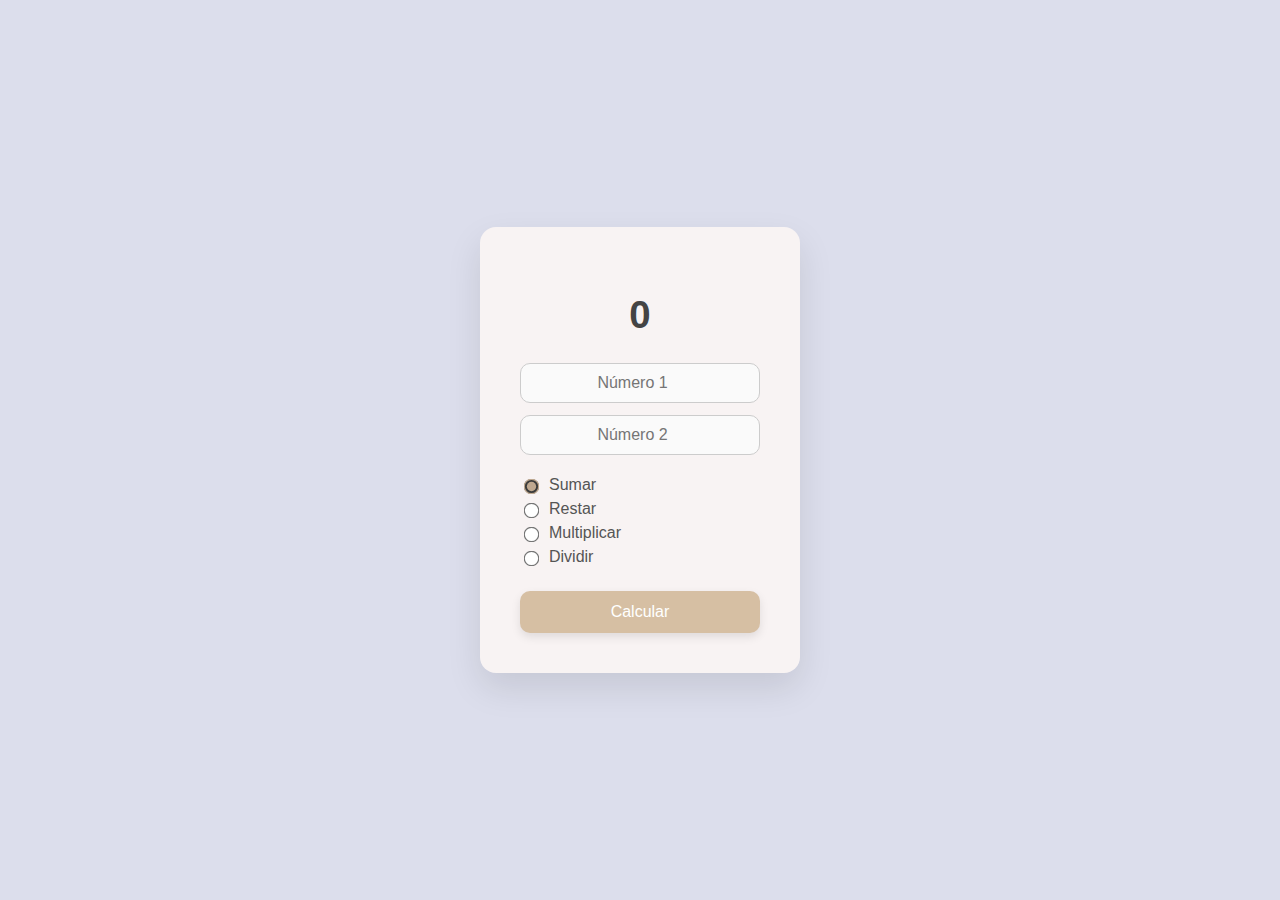
<file: calculadora/index.html>
<!DOCTYPE html>
<html lang="es">
<head>
    <meta charset="UTF-8" />
    <meta name="viewport" content="width=device-width, initial-scale=1" />
    <title>Calculadora con eventos y estilo</title>
    <link rel="stylesheet" href="style.css" />
   

</head>
<body>
    <div class="calculadora">
        <h1 id="resultado">0</h1>

        <input type="number" id="num1" placeholder="Número 1" />
        <input type="number" id="num2" placeholder="Número 2" />

        <!-- Grupo de radio buttons -->
        <div class="radios">
            <label><input type="radio" name="operacion" value="sumar" checked /> Sumar</label>
            <label><input type="radio" name="operacion" value="restar" /> Restar</label>
            <label><input type="radio" name="operacion" value="multiplicar" /> Multiplicar</label>
            <label><input type="radio" name="operacion" value="dividir" /> Dividir</label>
        </div>

        <!-- Botón único para calcular -->
        <button id="calcular">Calcular</button>
    </div>

    <script src="script.js"></script>
</body>



</html>
</file>
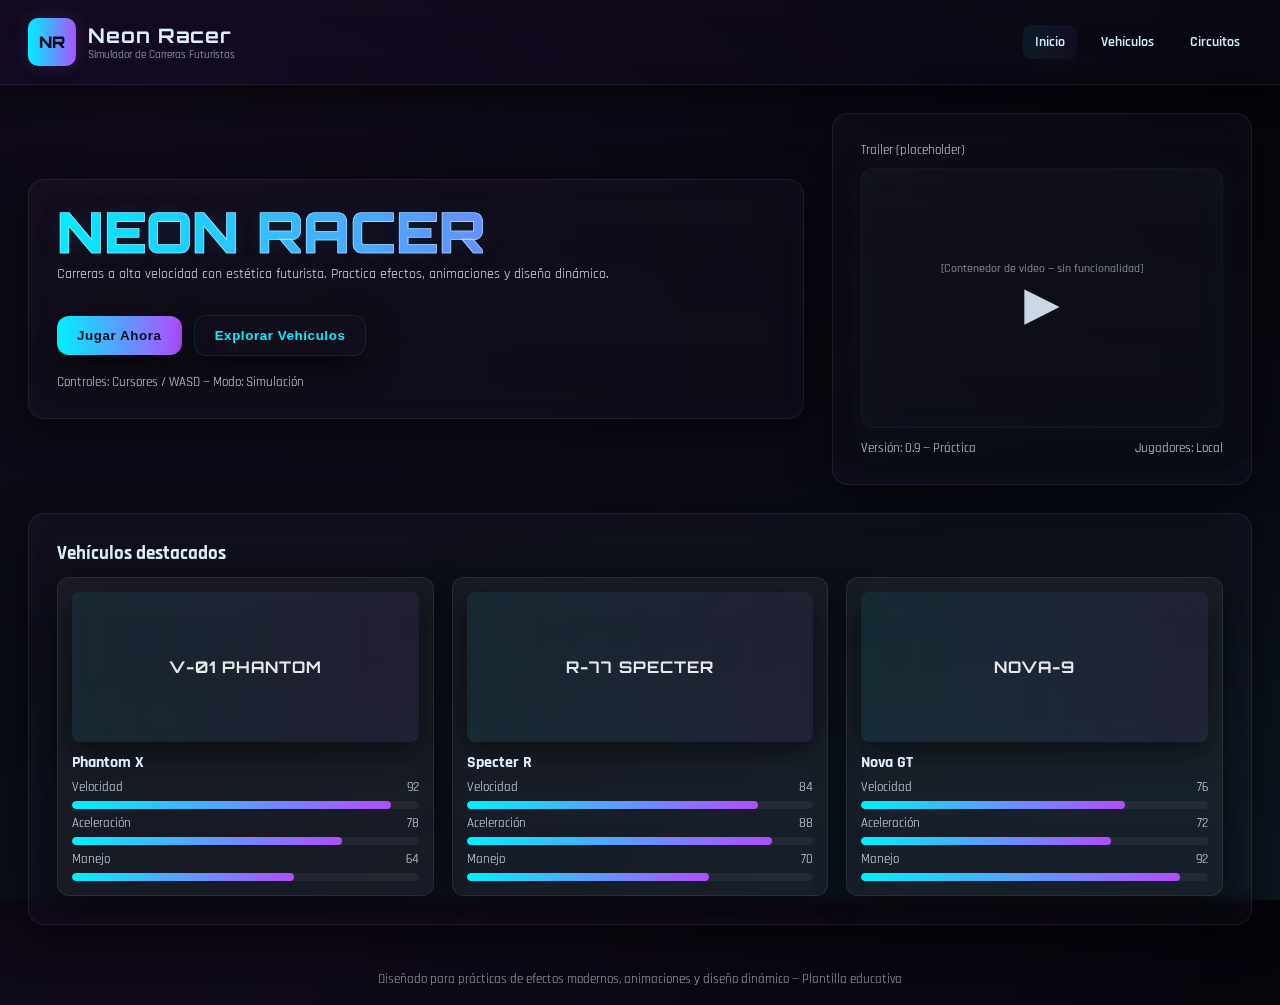
<file: carros.1/index.html>
<!doctype html>
<html lang="es">
<head>
  <meta charset="utf-8" />
  <meta name="viewport" content="width=device-width,initial-scale=1" />
  <title>Neon Racer — Simulador de Carreras Futuristas</title>
  <link href="https://fonts.googleapis.com/css2?family=Orbitron:wght@400;700;900&family=Rajdhani:wght@300;400;600&display=swap" rel="stylesheet">
  <style>
    :root{
      --bg-1: #05040a;
      --bg-2: #0b0f1a;
      --neon-cyan: #00f0ff;
      --neon-purple: #b24cff;
      --neon-red: #ff355e;
      --glass: rgba(255,255,255,0.06);
      --card: rgba(255,255,255,0.03);
      --glass-border: rgba(255,255,255,0.08);
      --accent-grad: linear-gradient(90deg,var(--neon-cyan),var(--neon-purple));
    }

    /* Reset básico */
    *{box-sizing:border-box;margin:0;padding:0}
    html,body{height:100%}
    body{
      font-family: 'Rajdhani', system-ui, -apple-system, 'Segoe UI', Roboto, 'Helvetica Neue', Arial;
      background: radial-gradient(1200px 600px at 10% 10%, rgba(178,76,255,0.06), transparent),
                  radial-gradient(900px 400px at 90% 90%, rgba(0,240,255,0.03), transparent),
                  linear-gradient(180deg,var(--bg-1),var(--bg-2));
      color: #dfefff;
      -webkit-font-smoothing:antialiased;
      -moz-osx-font-smoothing:grayscale;
      overflow-y:auto;
      min-height:100vh;
      display:flex;flex-direction:column;
    }

    /* movimiento sutil del fondo */
    @keyframes floatBG{
      0%{background-position:0% 0%,100% 100%, 50% 0%}
      50%{background-position:10% 5%,90% 95%, 50% 2%}
      100%{background-position:0% 0%,100% 100%, 50% 0%}
    }
    body{animation: floatBG 18s ease-in-out infinite}

    header{
      display:flex;align-items:center;justify-content:space-between;padding:18px 28px;gap:18px;
      backdrop-filter: blur(6px) saturate(140%);
      background: linear-gradient(180deg, rgba(255,255,255,0.02), rgba(255,255,255,0.01));
      border-bottom:1px solid var(--glass-border);
      box-shadow: 0 6px 30px rgba(0,0,0,0.6);
    }

    .logo{
      display:flex;align-items:center;gap:12px;
    }
    .logo .mark{
      width:48px;height:48px;border-radius:10px;background:var(--accent-grad);padding:8px;display:grid;place-items:center;
      box-shadow: 0 0 18px rgba(178,76,255,0.18), 0 0 36px rgba(0,240,255,0.09) inset;
      font-family: 'Orbitron', sans-serif;font-weight:900;color:#071018;
    }
    .logo h1{font-family:'Orbitron',sans-serif;font-size:20px;letter-spacing:1px}

    nav{display:flex;gap:12px;align-items:center}
    nav a{
      color: #cfefff;font-weight:600;padding:8px 12px;border-radius:8px;text-decoration:none;font-size:14px;
    }
    nav a.active{background: linear-gradient(90deg, rgba(0,240,255,0.08), rgba(178,76,255,0.06));box-shadow: 0 6px 20px rgba(0,240,255,0.03);}

    main{padding:28px;flex:1}

    /* Página principal */
    .hero{
      display:grid;grid-template-columns:1fr 420px;gap:28px;align-items:center;margin-bottom:28px;
    }

    .hero-card{
      background: linear-gradient(180deg, rgba(255,255,255,0.02), rgba(255,255,255,0.01));
      border-radius:16px;padding:28px;border:1px solid var(--glass-border);backdrop-filter: blur(6px);
      box-shadow: 0 10px 40px rgba(0,0,0,0.6), 0 0 30px rgba(178,76,255,0.04) inset;
    }

    .title{
      font-family:'Orbitron', sans-serif;font-weight:900;font-size:56px;line-height:0.85;margin-bottom:10px;color:transparent;
      -webkit-text-stroke:0.6px rgba(200,240,255,0.9);
      background-clip:text;-webkit-background-clip:text;background-image: linear-gradient(90deg,var(--neon-cyan),var(--neon-purple));
      text-shadow: 0 0 18px rgba(0,240,255,0.08), 0 0 40px rgba(178,76,255,0.06);
    }
    .subtitle{font-size:14px;opacity:0.9;margin-bottom:18px}

    .video-placeholder{
      height:260px;border-radius:12px;background:linear-gradient(180deg, rgba(255,255,255,0.02), rgba(255,255,255,0.01));
      display:grid;place-items:center;border:1px solid rgba(255,255,255,0.04);
      box-shadow: 0 8px 30px rgba(11,15,26,0.6), 0 0 30px rgba(0,240,255,0.04) inset;
      position:relative;overflow:hidden;
    }
    .video-placeholder .play-icon{font-size:46px;opacity:0.9}
    .play-btn{
      margin-top:14px;padding:12px 20px;border-radius:12px;font-weight:700;letter-spacing:0.6px;background:var(--accent-grad);border:none;color:#041018;cursor:pointer;box-shadow:0 10px 30px rgba(0,0,0,0.6);
    }

    /* Glass cards grid (vehicles) */
    .grid{
      display:grid;grid-template-columns:repeat(3,1fr);gap:18px;
    }
    .card{
      background:var(--card);padding:14px;border-radius:12px;border:1px solid var(--glass-border);backdrop-filter: blur(6px);
      box-shadow: 0 6px 30px rgba(0,0,0,0.6);
      transition:transform .22s ease,box-shadow .22s ease;
      overflow:hidden;position:relative;
    }
    .card:hover{transform:translateY(-6px);box-shadow: 0 14px 40px rgba(0,0,0,0.8), 0 0 60px rgba(178,76,255,0.06)}

    .vehicle-image{
      height:150px;border-radius:8px;background:linear-gradient(90deg, rgba(0,240,255,0.06), rgba(178,76,255,0.06));display:flex;align-items:center;justify-content:center;font-weight:700;font-family:'Orbitron';
      color:rgba(255,255,255,0.9);letter-spacing:1px;margin-bottom:10px;
      box-shadow: 0 10px 30px rgba(0,0,0,0.5), 0 0 30px rgba(0,240,255,0.02) inset;
    }

    .stat{display:flex;justify-content:space-between;font-size:13px;opacity:0.92;margin:6px 0}
    .stat-bar{height:8px;background:rgba(255,255,255,0.05);border-radius:8px;overflow:hidden}
    .stat-fill{height:100%;border-radius:8px;background:linear-gradient(90deg,var(--neon-cyan),var(--neon-purple));box-shadow:0 6px 16px rgba(0,240,255,0.08)}

    /* Circuits list */
    .circuit{
      display:flex;gap:12px;align-items:center;padding:12px;border-radius:12px;border:1px solid var(--glass-border);background:linear-gradient(180deg, rgba(255,255,255,0.01), rgba(255,255,255,0.02));
    }
    .map-thumb{width:140px;height:80px;border-radius:8px;background:linear-gradient(90deg,var(--neon-purple),var(--neon-red));display:flex;align-items:center;justify-content:center;font-family:'Orbitron';}
    .difficulty{font-weight:700;padding:6px 10px;border-radius:999px;background:rgba(0,0,0,0.25);border:1px solid rgba(255,255,255,0.03)}

    /* Footer */
    footer{padding:18px 28px;text-align:center;font-size:13px;color:rgba(255,255,255,0.6)}

    /* Responsive */
    @media (max-width:980px){
      .hero{grid-template-columns:1fr;}
      .grid{grid-template-columns:repeat(2,1fr)}
    }
    @media (max-width:640px){
      .grid{grid-template-columns:1fr}
      .title{font-size:36px}
      header{padding:12px}
    }

    /* pequeño parpadeo para elementos neon */
    @keyframes neonPulse{
      0%{opacity:0.95;filter:drop-shadow(0 0 6px rgba(0,240,255,0.08))}
      50%{opacity:1;filter:drop-shadow(0 0 20px rgba(0,240,255,0.15))}
      100%{opacity:0.95}
    }
    .neon{animation:neonPulse 2.6s ease-in-out infinite}
  </style>
</head>
<body>
  <header>
    <div class="logo">
      <div class="mark">NR</div>
      <div>
        <h1>Neon Racer</h1>
        <div style="font-size:11px;opacity:0.7">Simulador de Carreras Futuristas</div>
      </div>
    </div>
    <nav>
      <a href="#" class="nav-link active" data-target="home">Inicio</a>
      <a href="#" class="nav-link" data-target="vehicles">Vehículos</a>
      <a href="#" class="nav-link" data-target="circuits">Circuitos</a>
    </nav>
  </header>

  <main>
    <!-- Secciones como SPA simple -->
    <section id="home" class="page">
      <div class="hero">
        <div class="hero-card">
          <div class="title neon">NEON RACER</div>
          <p class="subtitle">Carreras a alta velocidad con estética futurista. Practica efectos, animaciones y diseño dinámico.</p>

          <div style="display:flex;gap:12px;align-items:center;flex-wrap:wrap">
            <button class="play-btn" onclick="openPlay()">Jugar Ahora</button>
            <button class="play-btn" style="background:transparent;color:var(--neon-cyan);border:1px solid rgba(0,240,255,0.12)" onclick="scrollToSection('vehicles')">Explorar Vehículos</button>
          </div>

          <div style="margin-top:18px;color:rgba(255,255,255,0.8);font-size:13px">
            Controles: Cursores / WASD — Modo: Simulación
          </div>
        </div>

        <aside class="hero-card">
          <div style="font-size:13px;opacity:0.9;margin-bottom:10px">Trailer (placeholder)</div>
          <div class="video-placeholder">
            <div style="text-align:center">
              <div style="font-size:12px;opacity:0.7">[Contenedor de video — sin funcionalidad]</div>
              <div class="play-icon">▶</div>
            </div>
          </div>
          <div style="margin-top:12px;display:flex;justify-content:space-between;align-items:center">
            <div style="font-size:13px">Versión: 0.9 — Práctica</div>
            <div style="font-size:13px">Jugadores: Local</div>
          </div>
        </aside>
      </div>

      <div class="hero-card">
        <h3 style="margin-bottom:12px">Vehículos destacados</h3>
        <div class="grid" id="featured-vehicles">
          <!-- Tarjetas de ejemplo -->
          <div class="card">
            <div class="vehicle-image">V-01 PHANTOM</div>
            <div style="font-weight:800;margin-bottom:6px">Phantom X</div>
            <div class="stat"><span>Velocidad</span><span>92</span></div>
            <div class="stat-bar"><div class="stat-fill" style="width:92%"></div></div>
            <div class="stat"><span>Aceleración</span><span>78</span></div>
            <div class="stat-bar"><div class="stat-fill" style="width:78%"></div></div>
            <div class="stat"><span>Manejo</span><span>64</span></div>
            <div class="stat-bar"><div class="stat-fill" style="width:64%"></div></div>
          </div>

          <div class="card">
            <div class="vehicle-image">R-77 SPECTER</div>
            <div style="font-weight:800;margin-bottom:6px">Specter R</div>
            <div class="stat"><span>Velocidad</span><span>84</span></div>
            <div class="stat-bar"><div class="stat-fill" style="width:84%"></div></div>
            <div class="stat"><span>Aceleración</span><span>88</span></div>
            <div class="stat-bar"><div class="stat-fill" style="width:88%"></div></div>
            <div class="stat"><span>Manejo</span><span>70</span></div>
            <div class="stat-bar"><div class="stat-fill" style="width:70%"></div></div>
          </div>

          <div class="card">
            <div class="vehicle-image">NOVA-9</div>
            <div style="font-weight:800;margin-bottom:6px">Nova GT</div>
            <div class="stat"><span>Velocidad</span><span>76</span></div>
            <div class="stat-bar"><div class="stat-fill" style="width:76%"></div></div>
            <div class="stat"><span>Aceleración</span><span>72</span></div>
            <div class="stat-bar"><div class="stat-fill" style="width:72%"></div></div>
            <div class="stat"><span>Manejo</span><span>92</span></div>
            <div class="stat-bar"><div class="stat-fill" style="width:92%"></div></div>
          </div>
        </div>
      </div>

    </section>

    <section id="vehicles" class="page" style="display:none">
      <div class="hero-card">
        <h2 style="margin-bottom:12px">Galería de Vehículos</h2>
        <p style="font-size:13px;opacity:0.9;margin-bottom:16px">Selecciona una nave para ver sus estadísticas. Diseño en cuadrícula con tarjetas y efectos neon.</p>
        <div class="grid">
          <!-- Más tarjetas -->
          <div class="card">
            <div class="vehicle-image">V-02 AQUA</div>
            <div style="font-weight:800;margin-bottom:6px">Aqua Blade</div>
            <div class="stat"><span>Velocidad</span><span>88</span></div>
            <div class="stat-bar"><div class="stat-fill" style="width:88%"></div></div>
            <div class="stat"><span>Aceleración</span><span>80</span></div>
            <div class="stat-bar"><div class="stat-fill" style="width:80%"></div></div>
            <div class="stat"><span>Manejo</span><span>75</span></div>
            <div class="stat-bar"><div class="stat-fill" style="width:75%"></div></div>
          </div>

          <div class="card">
            <div class="vehicle-image">T-01 TACHYON</div>
            <div style="font-weight:800;margin-bottom:6px">Tachyon S</div>
            <div class="stat"><span>Velocidad</span><span>98</span></div>
            <div class="stat-bar"><div class="stat-fill" style="width:98%"></div></div>
            <div class="stat"><span>Aceleración</span><span>96</span></div>
            <div class="stat-bar"><div class="stat-fill" style="width:96%"></div></div>
            <div class="stat"><span>Manejo</span><span>52</span></div>
            <div class="stat-bar"><div class="stat-fill" style="width:52%"></div></div>
          </div>

          <div class="card">
            <div class="vehicle-image">E-11 HAWK</div>
            <div style="font-weight:800;margin-bottom:6px">Hawk EVO</div>
            <div class="stat"><span>Velocidad</span><span>68</span></div>
            <div class="stat-bar"><div class="stat-fill" style="width:68%"></div></div>
            <div class="stat"><span>Aceleración</span><span>64</span></div>
            <div class="stat-bar"><div class="stat-fill" style="width:64%"></div></div>
            <div class="stat"><span>Manejo</span><span>96</span></div>
            <div class="stat-bar"><div class="stat-fill" style="width:96%"></div></div>
          </div>

        </div>
      </div>
    </section>

    <section id="circuits" class="page" style="display:none">
      <div class="hero-card">
        <h2 style="margin-bottom:12px">Circuitos disponibles</h2>
        <p style="font-size:13px;opacity:0.9;margin-bottom:16px">Cada circuito tiene su propio carácter: curvas cerradas, tramos rectos o zonas antigravedad.</p>

        <div style="display:flex;flex-direction:column;gap:12px">
          <div class="circuit">
            <div class="map-thumb">NEON CITY</div>
            <div style="flex:1">
              <div style="font-weight:800">Neon City — Niveles: Medio</div>
              <div style="font-size:13px;opacity:0.85;margin-top:6px">Circuito urbano con pistas elevadas, mucho tráfico de luces y curvas rápidas. Dificultad: Media.</div>
            </div>
            <div class="difficulty">Media</div>
          </div>

          <div class="circuit">
            <div class="map-thumb">ASTRAL</div>
            <div style="flex:1">
              <div style="font-weight:800">Astral Run — Niveles: Alto</div>
              <div style="font-size:13px;opacity:0.85;margin-top:6px">Tramos antigravedad, cambios de altitud y pasajes estrechos. Alto riesgo, alta recompensa.</div>
            </div>
            <div class="difficulty">Alta</div>
          </div>

          <div class="circuit">
            <div class="map-thumb">DRIFT</div>
            <div style="flex:1">
              <div style="font-weight:800">Drift Plateau — Niveles: Bajo</div>
              <div style="font-size:13px;opacity:0.85;margin-top:6px">Amplias zonas para derrapes y prácticas de control. Ideal para aprender manejo.</div>
            </div>
            <div class="difficulty">Baja</div>
          </div>

        </div>
      </div>
    </section>

  </main>

  <footer>Diseñado para prácticas de efectos modernos, animaciones y diseño dinámico — Plantilla educativa</footer>

  <script>
    // Navegación SPA simple
    const links = document.querySelectorAll('.nav-link');
    links.forEach(a=> a.addEventListener('click',(e)=>{
      e.preventDefault();
      links.forEach(x=>x.classList.remove('active'));
      a.classList.add('active');
      showPage(a.dataset.target);
    }));

    function showPage(id){
      document.querySelectorAll('.page').forEach(p=>p.style.display='none');
      const el = document.getElementById(id);
      if(el) el.style.display='block';
      window.scrollTo({top:0,behavior:'smooth'});
    }

    function scrollToSection(id){
      const el = document.getElementById(id);
      if(el) el.scrollIntoView({behavior:'smooth'});
    }

    function openPlay(){
      alert('Aquí iría la lógica del juego. (placeholder)');
    }

    // Efecto de parpadeo aleatorio en títulos neon
    document.querySelectorAll('.neon').forEach(el=>{
      const delay = Math.random()*2;
      el.style.animationDelay = delay+'s';
    });
  </script>
</body>
</html>
</file>
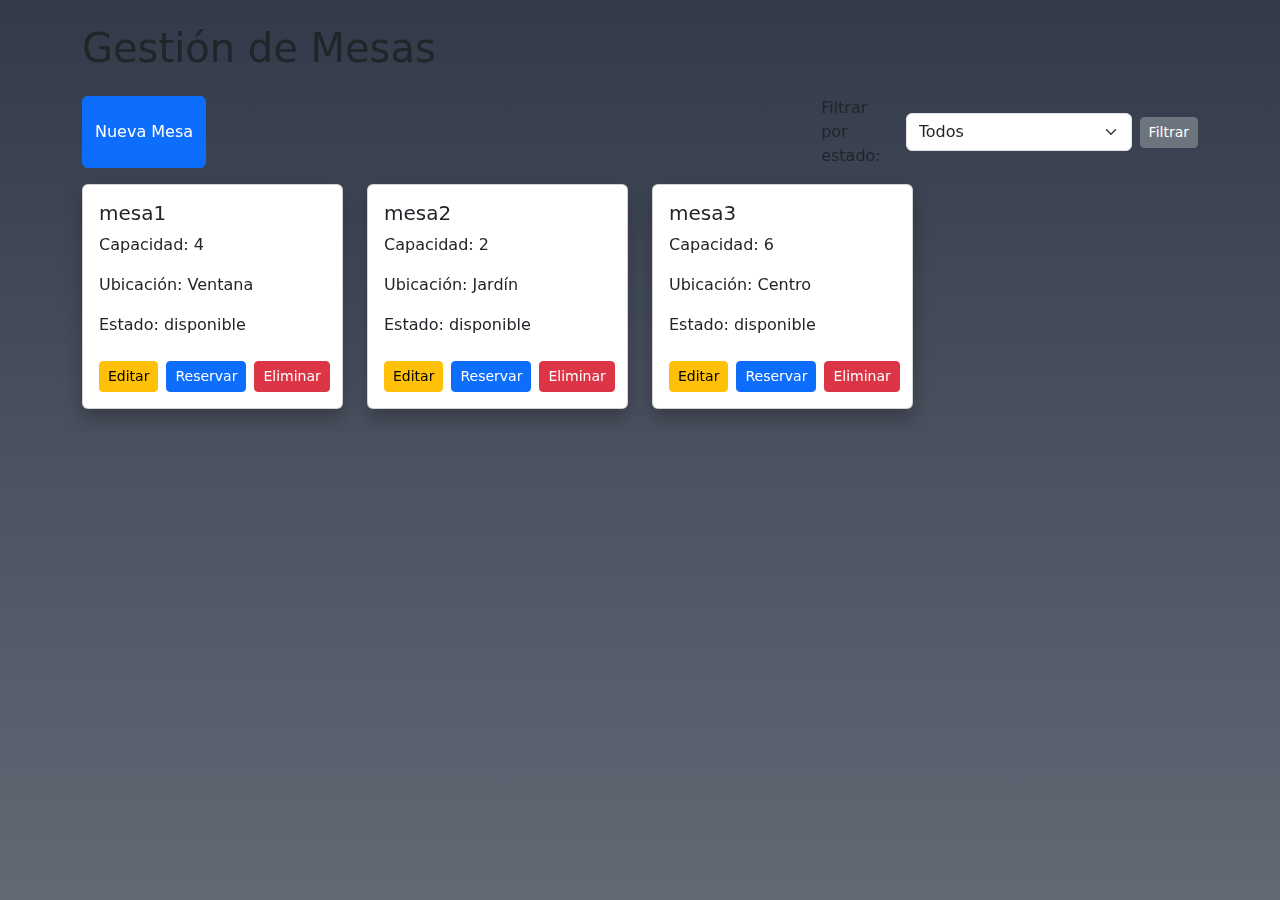
<file: restauran/index.html>
<!DOCTYPE html>
<html lang="es" data-page="mesas">
<head>
  <meta charset="UTF-8" />
  <meta name="viewport" content="width=device-width, initial-scale=1" />
  <title>Gestión de Mesas</title>
  <link rel="stylesheet" href="style.css" >
  <link href="https://cdn.jsdelivr.net/npm/bootstrap@5.3.0/dist/css/bootstrap.min.css" rel="stylesheet" />
</head>
<body data-page="mesas" class="container py-4">

  <h1 class="mb-4">Gestión de Mesas</h1>

  <div id="alertArea" class="position-fixed top-0 end-0 p-3" style="z-index: 1055;"></div>

  <div class="d-flex justify-content-between mb-3">
    <button id="btnNuevaMesa" class="btn btn-primary">Nueva Mesa</button>
    <form id="formFiltroOcupacion" class="d-flex align-items-center gap-2">
      <label for="filtroEstadoBase" class="mb-0">Filtrar por estado:</label>
      <select id="filtroEstadoBase" class="form-select">
        <option value="todos">Todos</option>
        <option value="disponible">Disponible</option>
        <option value="ocupada">Ocupada</option>
        <option value="deshabilitada">Deshabilitada</option>
      </select>
      <button type="submit" class="btn btn-secondary btn-sm">Filtrar</button>
    </form>
  </div>

  <div id="gridMesas" class="row gy-3"></div>

  <!-- Modal Mesa -->
  <div class="modal fade" id="modalMesa" tabindex="-1" aria-labelledby="modalMesaLabel" aria-hidden="true">
    <div class="modal-dialog">
      <form id="formMesa" class="modal-content">
        <div class="modal-header">
          <h5 id="modalMesaLabel" class="modal-title">Nueva Mesa</h5>
          <button type="button" class="btn-close" data-bs-dismiss="modal" aria-label="Cerrar"></button>
        </div>
        <div class="modal-body">
          <input type="hidden" id="mesaIndex" />
          <div class="mb-3">
            <label for="mesaId" class="form-label">ID Mesa</label>
            <input type="text" id="mesaId" class="form-control" placeholder="Ejemplo: mesa1" required pattern="^mesa\d+$" />
            <div class="form-text">Formato: mesa + número (ejemplo: mesa1)</div>
          </div>
          <div class="mb-3">
            <label for="mesaCapacidad" class="form-label">Capacidad</label>
            <input type="number" id="mesaCapacidad" class="form-control" min="1" required />
          </div>
          <div class="mb-3">
            <label for="mesaUbicacion" class="form-label">Ubicación</label>
            <input type="text" id="mesaUbicacion" class="form-control" required />
          </div>
          <div class="mb-3">
            <label for="mesaEstado" class="form-label">Estado</label>
            <select id="mesaEstado" class="form-select" required>
              <option value="disponible">Disponible</option>
              <option value="deshabilitada">Deshabilitada</option>
            </select>
            <div class="form-text">Una mesa ocupada no puede cambiarse aquí (se actualiza con reservas)</div>
          </div>
        </div>
        <div class="modal-footer">
          <button type="submit" class="btn btn-primary">Guardar</button>
          <button type="button" class="btn btn-secondary" data-bs-dismiss="modal">Cancelar</button>
        </div>
      </form>
    </div>
  </div>

  <script src="https://cdn.jsdelivr.net/npm/bootstrap@5.3.0/dist/js/bootstrap.bundle.min.js"></script>
  <script src="script.js"></script>
</body>
</html>
</file>
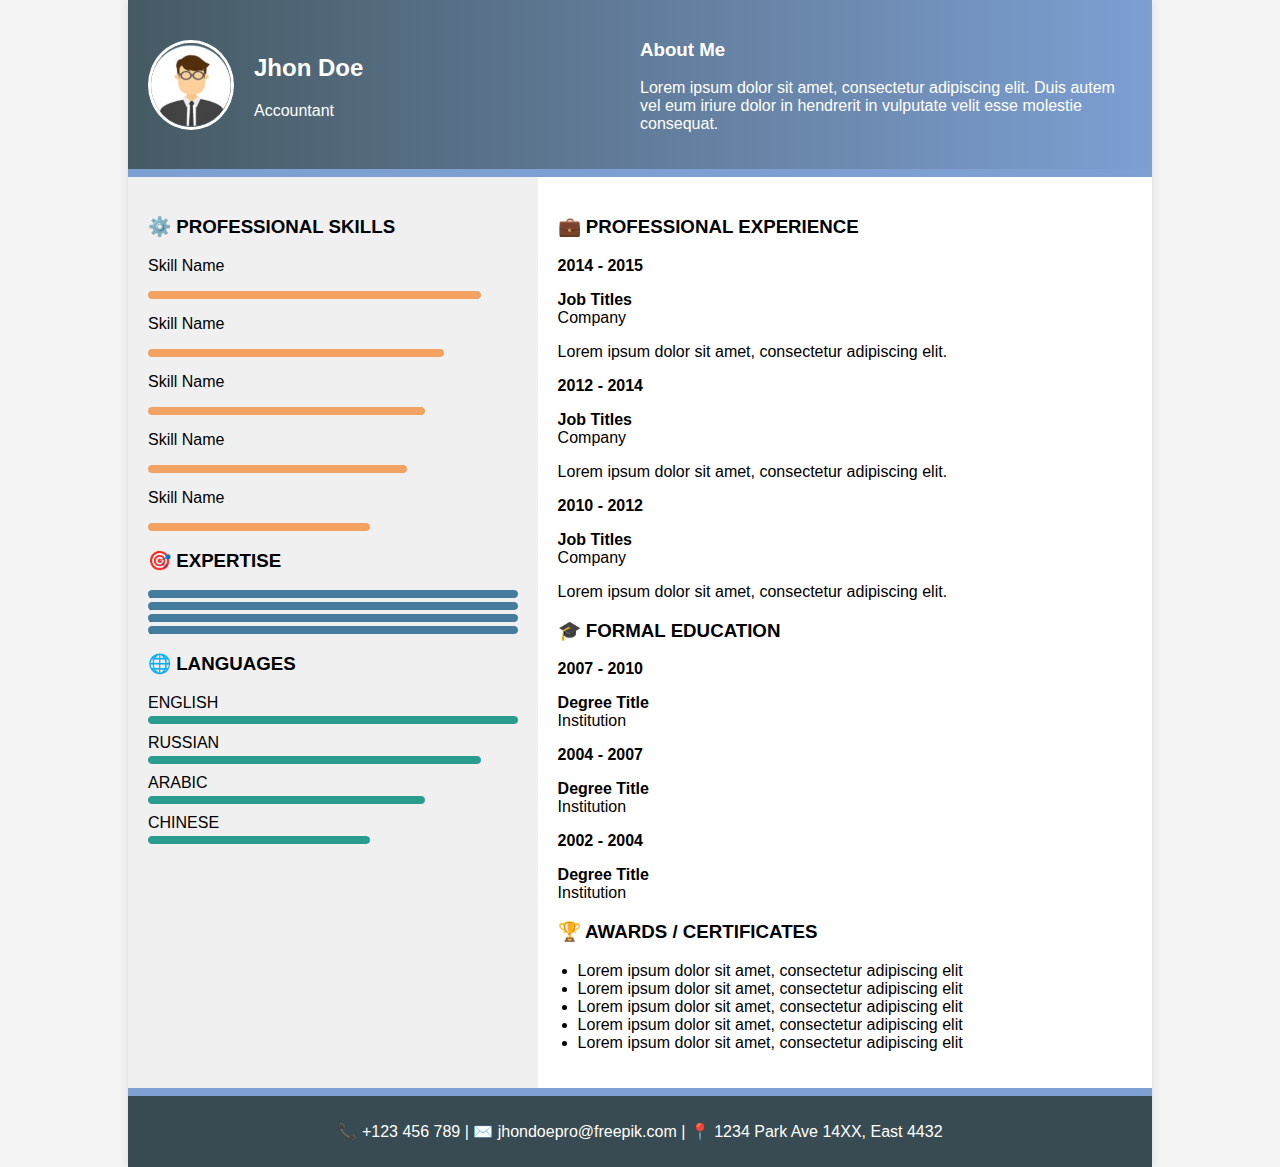
<file: curriculo/curriculo-main/index.html>
<!DOCTYPE html>
<html lang="en">
<head>
  <meta charset="UTF-8" />
  <meta name="viewport" content="width=device-width, initial-scale=1.0"/>
  <title>CV Template</title>
  <link rel="stylesheet" href="styles.css" />
</head>
<body>
  <div class="contenedor">
    <div class="barrasuperior">
      <div class="profile">
        <img src="img...png" alt="Foto de perfil" />
        <div>
          <h2>Jhon Doe</h2>
          <p>Accountant</p>
        </div>
      </div>
      <div class="aboutme">
        <h3>About Me</h3>
        <p>Lorem ipsum dolor sit amet, consectetur adipiscing elit. Duis autem vel eum iriure dolor in hendrerit in vulputate velit esse molestie consequat.</p>
      </div>
    </div>

    <div class="barraizquierda">
      <h3>⚙️ PROFESSIONAL SKILLS</h3>
      <div class="skill"><p>Skill Name</p><div class="bar orange" style="width: 90%;"></div></div>
      <div class="skill"><p>Skill Name</p><div class="bar orange" style="width: 80%;"></div></div>
      <div class="skill"><p>Skill Name</p><div class="bar orange" style="width: 75%;"></div></div>
      <div class="skill"><p>Skill Name</p><div class="bar orange" style="width: 70%;"></div></div>
      <div class="skill"><p>Skill Name</p><div class="bar orange" style="width: 60%;"></div></div>

      <h3>🎯 EXPERTISE</h3>
      <div class="bar blue">EXPERTISE 01</div>
      <div class="bar blue">EXPERTISE 02</div>
      <div class="bar blue">EXPERTISE 03</div>
      <div class="bar blue">EXPERTISE 04</div>

      <h3>🌐 LANGUAGES</h3>
      <div class="language">ENGLISH<div class="bar green" style="width: 100%;"></div></div>
      <div class="language">RUSSIAN<div class="bar green" style="width: 90%;"></div></div>
      <div class="language">ARABIC<div class="bar green" style="width: 75%;"></div></div>
      <div class="language">CHINESE<div class="bar green" style="width: 60%;"></div></div>
    </div>

    <div class="barraderecha">
      <h3>💼 PROFESSIONAL EXPERIENCE</h3>
      <div class="experience">
        <p><strong>2014 - 2015</strong></p>
        <p><strong>Job Titles</strong><br>Company</p>
        <p>Lorem ipsum dolor sit amet, consectetur adipiscing elit.</p>
      </div>
      <div class="experience">
        <p><strong>2012 - 2014</strong></p>
        <p><strong>Job Titles</strong><br>Company</p>
        <p>Lorem ipsum dolor sit amet, consectetur adipiscing elit.</p>
      </div>
      <div class="experience">
        <p><strong>2010 - 2012</strong></p>
        <p><strong>Job Titles</strong><br>Company</p>
        <p>Lorem ipsum dolor sit amet, consectetur adipiscing elit.</p>
      </div>

      <h3>🎓 FORMAL EDUCATION</h3>
      <div class="education">
        <p><strong>2007 - 2010</strong></p>
        <p><strong>Degree Title</strong><br>Institution</p>
      </div>
      <div class="education">
        <p><strong>2004 - 2007</strong></p>
        <p><strong>Degree Title</strong><br>Institution</p>
      </div>
      <div class="education">
        <p><strong>2002 - 2004</strong></p>
        <p><strong>Degree Title</strong><br>Institution</p>
      </div>

      <h3>🏆 AWARDS / CERTIFICATES</h3>
      <ul>
        <li>Lorem ipsum dolor sit amet, consectetur adipiscing elit</li>
        <li>Lorem ipsum dolor sit amet, consectetur adipiscing elit</li>
        <li>Lorem ipsum dolor sit amet, consectetur adipiscing elit</li>
        <li>Lorem ipsum dolor sit amet, consectetur adipiscing elit</li>
        <li>Lorem ipsum dolor sit amet, consectetur adipiscing elit</li>
      </ul>
    </div>

    <div class="barrainferior">
      <p>📞 +123 456 789 | ✉️ jhondoepro@freepik.com | 📍 1234 Park Ave 14XX, East 4432</p>
    </div>
  </div>
</body>
</html>
</file>
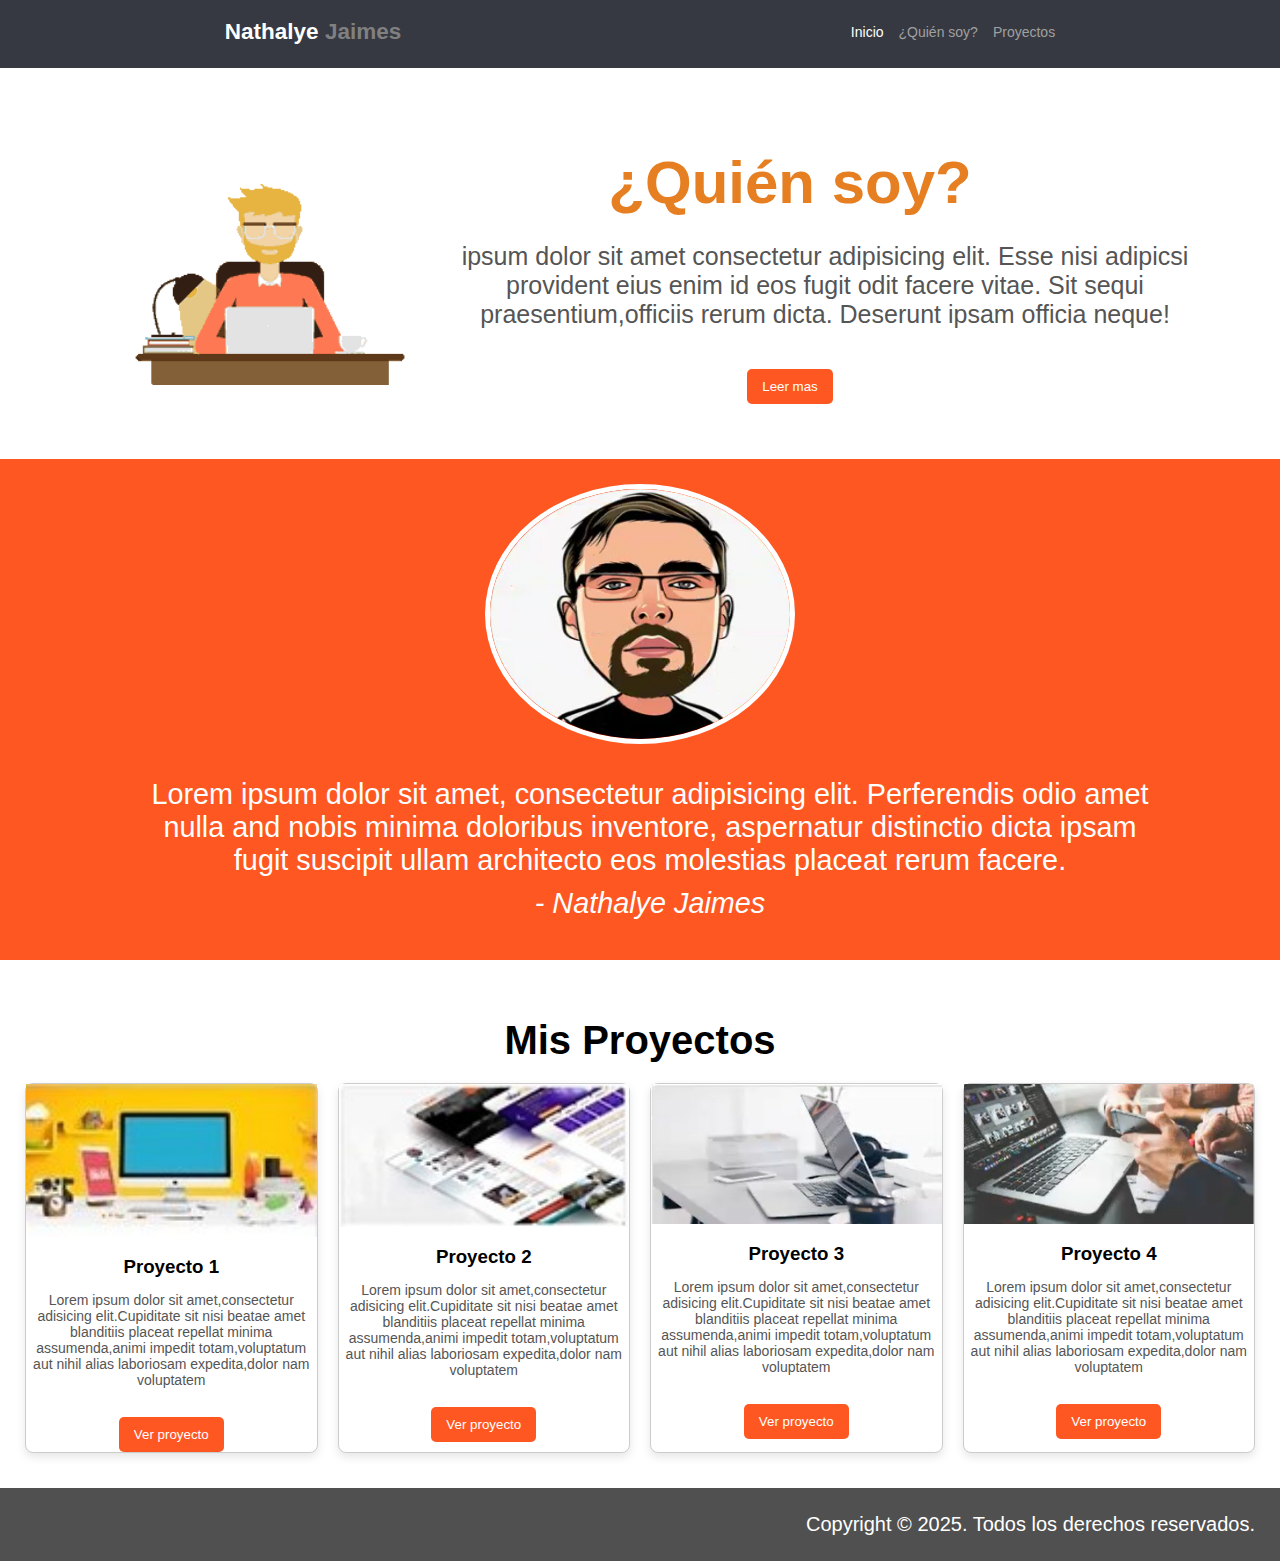
<file: quien-soy/quien--soy-main/index.html>
<!DOCTYPE html>
<html lang="es">
<head>
    <meta charset="UTF-8">
    <meta name="viewport" content="width=device-width, initial-scale=1.0">
    <title>nathalye</title>
    <link rel="stylesheet" href="styles.css">
<body>
    <div class="barra">
        <div class="id"> <h2><strong>Nathalye</strong> Jaimes</h2>
        </div>
        <div class="menu">
            <div class="inicio">Inicio</div>
            <div class="item-menu">¿Quién soy?</div>
            <div class="item-menu">Proyectos</div>
        </div>
    </div>

    <div class="quien-soy">
        <div class="imagen">
            <img  src="señor..png" alt="Persona">
        </div>
        <div class="texto">
            <div class="titulo">¿Quién soy?</div>
            <div class="descripcion">
              <p>ipsum dolor sit amet consectetur adipisicing elit. Esse nisi adipicsi provident eius enim id eos fugit odit facere vitae. Sit sequi praesentium,officiis rerum dicta. Deserunt ipsam officia neque!</p>  
            </div>
            <button class="boton">Leer mas </button>
        </div>
    </div>

    <div class="seccion-final">
        <div class="imagen-final">
            <img src="señor2..png" alt="Avatar">
        </div>
        <div class="texto-final">
            <div class="cita">
              <P>Lorem ipsum dolor sit amet, consectetur adipisicing elit. Perferendis odio amet nulla and nobis minima doloribus inventore, aspernatur distinctio dicta ipsam fugit suscipit ullam architecto eos molestias placeat rerum facere.</P>
              <p><i>- Nathalye Jaimes</i></p>
           </div>
        </div>
    </div>
    
    <body>
        <section class="proyectos">
          <h2>Mis Proyectos</h2>
          <div class="contenedor">
          
            <div class="tarjeta">
              <img src="img.1.jpg" alt="Proyecto 1">
              <h3>Proyecto 1</h3>
              <p>Lorem ipsum dolor sit amet,consectetur adisicing elit.Cupiditate sit nisi beatae amet blanditiis placeat
                repellat minima assumenda,animi impedit totam,voluptatum aut nihil alias laboriosam expedita,dolor nam
                voluptatem</p>
              <button class="boton">Ver proyecto</button>
            </div>
            <div class="tarjeta">
              <img src="img2.jpg" alt="Proyecto 2">
              <h3>Proyecto 2</h3>
              <p>Lorem ipsum dolor sit amet,consectetur adisicing elit.Cupiditate sit nisi beatae amet blanditiis placeat
                repellat minima assumenda,animi impedit totam,voluptatum aut nihil alias laboriosam expedita,dolor nam
                voluptatem</p>
              <button class="boton">Ver proyecto</button>
            </div>
            
            <div class="tarjeta">
              <img src="img3.jpg" alt="Proyecto 3">
              <h3>Proyecto 3</h3>
              <p>Lorem ipsum dolor sit amet,consectetur adisicing elit.Cupiditate sit nisi beatae amet blanditiis placeat
                repellat minima assumenda,animi impedit totam,voluptatum aut nihil alias laboriosam expedita,dolor nam
                voluptatem</p>
              <button class="boton">Ver proyecto</button>
            </div>
          
            <div class="tarjeta">
              <img src="img4.jpg" alt="Proyecto 4">
              <h3>Proyecto 4</h3>
              <p>Lorem ipsum dolor sit amet,consectetur adisicing elit.Cupiditate sit nisi beatae amet blanditiis placeat
                repellat minima assumenda,animi impedit totam,voluptatum aut nihil alias laboriosam expedita,dolor nam
                voluptatem</p>
              <button class="boton">Ver proyecto</button>
            </div>
          </div>
        </section>
        <footer>
          <p>Copyright © 2025. Todos los derechos reservados.</p>
  </footer>
</body>
</html>
</file>
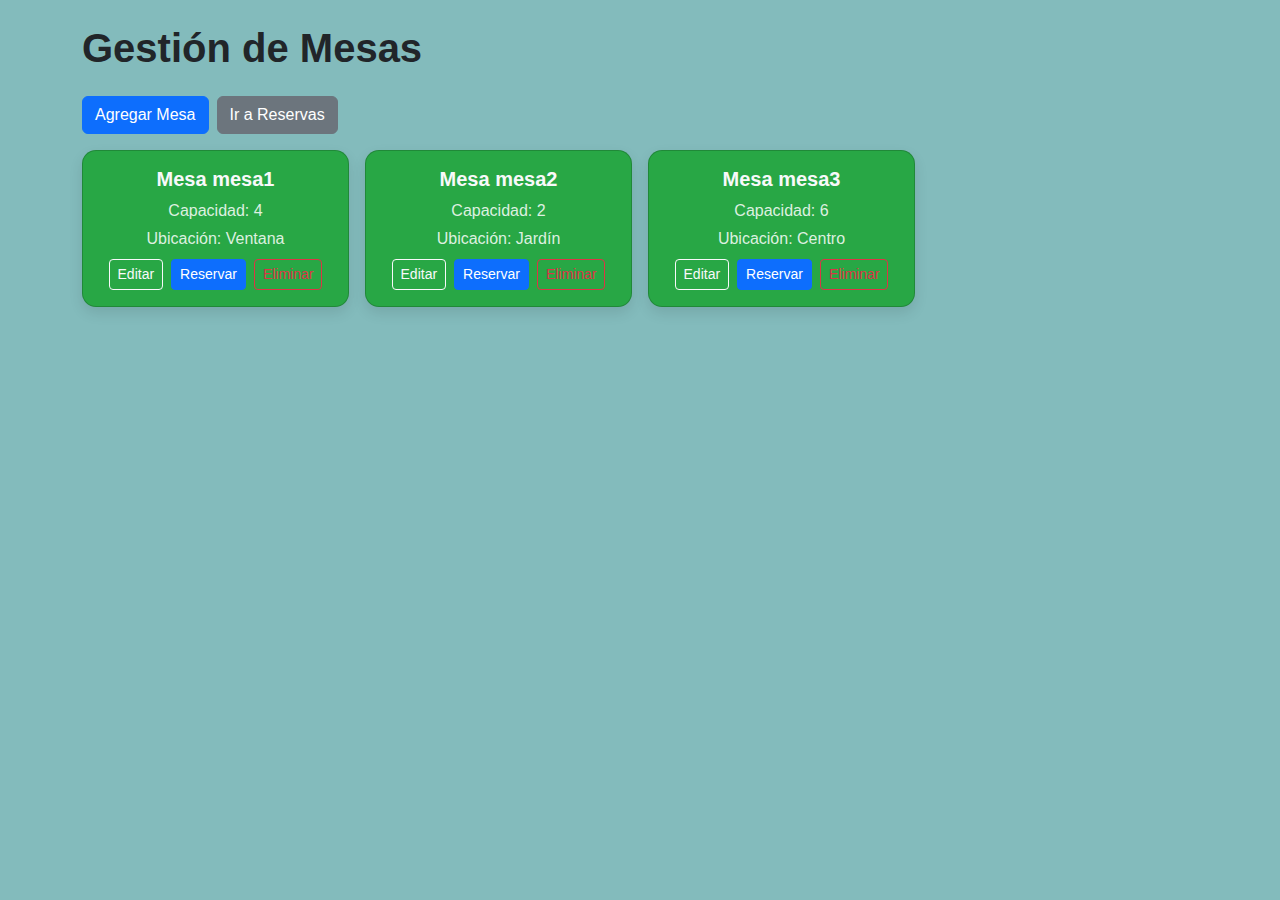
<file: proyecto.mesas/mesas.html>
<!DOCTYPE html>
<html lang="es">
<head>
  <meta charset="UTF-8" />
  <meta name="viewport" content="width=device-width, initial-scale=1" />
  <title>Gestión de Mesas</title>
  <link href="https://cdn.jsdelivr.net/npm/bootstrap@5.3.2/dist/css/bootstrap.min.css" rel="stylesheet" />
  <link rel="stylesheet" href="style.css" />
</head>
<body data-page="mesas" class="p-4">
  <div class="container">
    <h1 class="mb-4">Gestión de Mesas</h1>
    
    <div class="mb-3 d-flex gap-2">
  <button id="btnAgregarMesa" class="btn btn-primary">Agregar Mesa</button>

      <button class="btn btn-secondary" onclick="location.href='reservas.html'">Ir a Reservas</button>
    </div>

    <div id="gridMesas" class="row g-3"></div>
  </div>

 <!-- Modal Mesas -->
<div class="modal fade" id="modalMesa" tabindex="-1" aria-hidden="true">
  <div class="modal-dialog">
    <form id="formMesa" class="modal-content">
      <div class="modal-header">
        <h5 class="modal-title">Mesa</h5>
        <button type="button" class="btn-close" data-bs-dismiss="modal"></button>
      </div>
      <div class="modal-body">
        <input type="hidden" id="mesaEditId">

        <div class="mb-3">
          <label for="capacidad" class="form-label">Capacidad</label>
          <input type="number" class="form-control" id="capacidad" required>
        </div>

        <div class="mb-3">
          <label for="ubicacion" class="form-label">Ubicación</label>
          <input type="text" class="form-control" id="ubicacion" required>
        </div>

        <!-- Este bloque solo se muestra en edición -->
        <div class="mb-3" id="estadoMesaGroup">
          <label for="estadoMesa" class="form-label">Estado</label>
          <select class="form-select" id="estadoMesa">
            <option value="disponible">Disponible</option>
            <option value="ocupada">Ocupada</option>
            <option value="deshabilitada">Deshabilitada</option>
          </select>
        </div>
      </div>

      <div class="modal-footer">
        <!-- Botón cancelar visible siempre -->
        <button type="button" class="btn btn-secondary" data-bs-dismiss="modal">Cancelar</button>
        <button type="submit" class="btn btn-primary">Guardar</button>
      </div>
    </form>
  </div>
</div>


  <!-- Contenedor de alertas -->
  <div id="alertContainer" class="p-3"></div>

  <script src="app.js"></script>
  <script src="https://cdn.jsdelivr.net/npm/bootstrap@5.3.2/dist/js/bootstrap.bundle.min.js"></script>
</body>
</html>
</file>
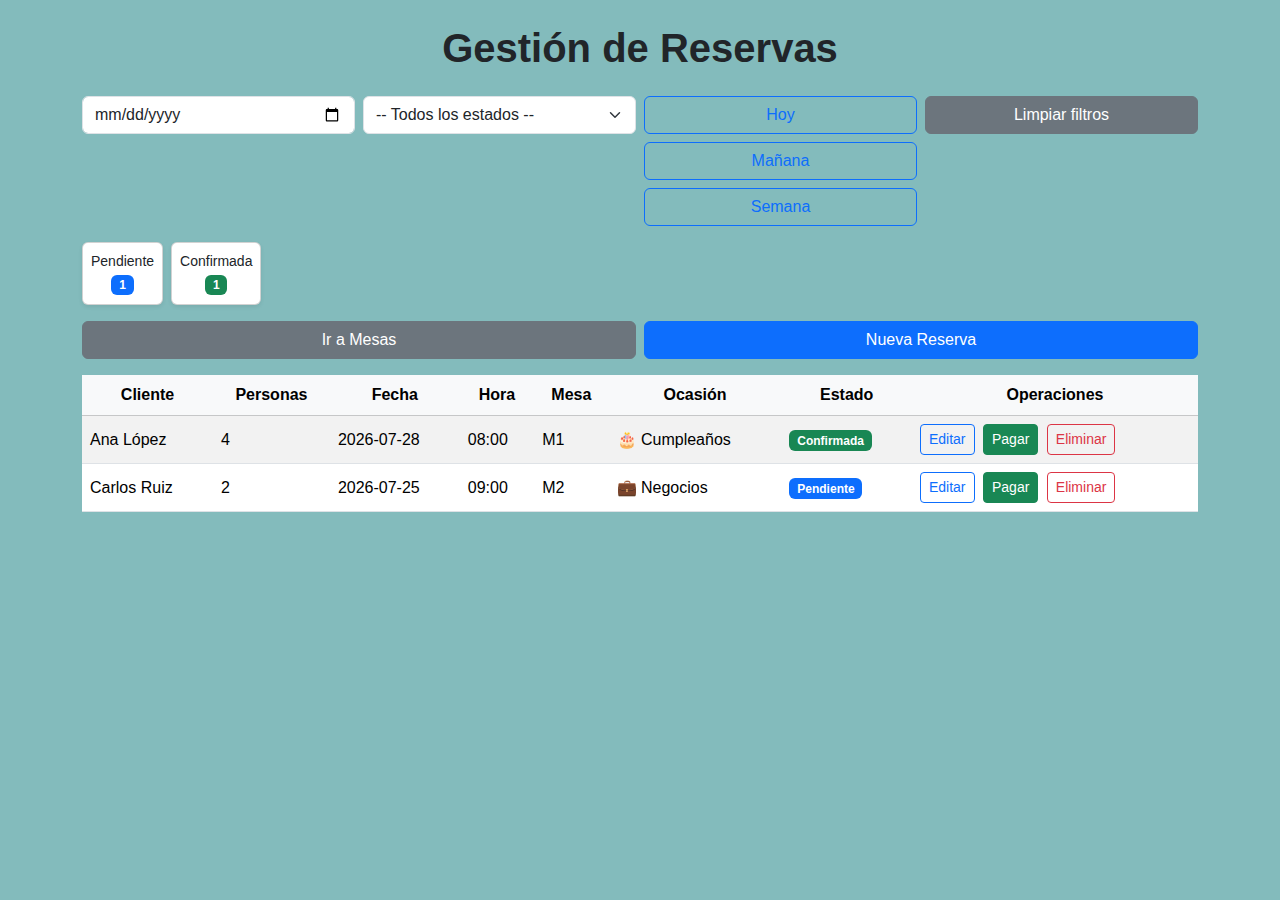
<file: proyecto.mesas/reservas.html>
<!DOCTYPE html>
<html lang="es">
<head>
  <meta charset="UTF-8" />
  <meta name="viewport" content="width=device-width, initial-scale=1" />
  <title>Gestión de Reservas</title>
  <link href="https://cdn.jsdelivr.net/npm/bootstrap@5.3.2/dist/css/bootstrap.min.css" rel="stylesheet" />
  <link rel="stylesheet" href="style.css" />
</head>
<body data-page="reservas" class="p-4">
  <div class="container">
    <h1 class="mb-4 text-center">Gestión de Reservas</h1>

    <!-- Filtros -->
    <div class="row mb-3 g-2">
      <div class="col-md-3 col-12">
        <input type="date" id="filtroFecha" class="form-control" />
      </div>
      <div class="col-md-3 col-12">
        <select id="filtroEstado" class="form-select">
          <option value="">-- Todos los estados --</option>
          <option value="Pendiente">Pendiente</option>
          <option value="Confirmada">Confirmada</option>
          <option value="Finalizada">Finalizada</option>
          <option value="Cancelada">Cancelada</option>
          <option value="No Show">No Show</option>
        </select>
      </div>
      <div class="col-md-3 col-12 d-grid gap-2">
        <button id="btnHoy" class="btn btn-outline-primary">Hoy</button>
        <button id="btnMañana" class="btn btn-outline-primary">Mañana</button>
        <button id="btnSemana" class="btn btn-outline-primary">Semana</button>
      </div>
      <div class="col-md-3 col-12">
        <button id="btnLimpiarFiltros" class="btn btn-secondary w-100">Limpiar filtros</button>
      </div>
    </div>

    <!-- Resumen -->
    <div id="resumenReservas" class="mb-3"></div>

    <!-- Botones -->
    <div class="mb-3 d-grid gap-2 d-md-flex">
      <button class="btn btn-secondary w-100 w-md-auto" onclick="location.href='mesas.html'">Ir a Mesas</button>
      <button id="btnNuevaReserva" class="btn btn-primary w-100 w-md-auto" data-bs-toggle="modal" data-bs-target="#modalReserva">Nueva Reserva</button>
    </div>

    <!-- Grilla (aquí inyecta la tabla desde JS) -->
    <div id="gridReservas" class="row g-3"></div>
  </div>

  <!-- Modal Reserva -->
  <div class="modal fade" id="modalReserva" tabindex="-1" aria-hidden="true">
    <div class="modal-dialog modal-lg">
      <form id="formReserva" class="modal-content">
        <div class="modal-header">
          <h5 class="modal-title">Reserva</h5>
          <button type="button" class="btn-close" data-bs-dismiss="modal"></button>
        </div>
        <div class="modal-body">
          <input type="hidden" id="resEditId" />
          <div class="row g-3">
            <div class="col-md-6">
              <label class="form-label">Nombre Cliente</label>
              <input type="text" id="nombreCliente" class="form-control" required />
            </div>
            <div class="col-md-3">
              <label class="form-label">Número de Personas</label>
              <input type="number" id="numeroPersonas" class="form-control" required min="1" />
            </div>
            <div class="col-md-3">
              <label class="form-label">Estado</label>
              <select id="estadoReserva" class="form-select">
                <option>Pendiente</option>
                <option>Confirmada</option>
                <option>Finalizada</option>
                <option>Cancelada</option>
                <option>No Show</option>
              </select>
            </div>

            <div class="col-md-4">
              <label class="form-label">Fecha</label>
              <input type="date" id="fechaReserva" class="form-control" required />
            </div>
            <div class="col-md-4">
              <label class="form-label">Hora (inicio)</label>
              <input type="time" id="horaReserva" class="form-control" min="08:00" max="20:00" required />
            </div>
            <div class="col-md-4">
              <label class="form-label">Duración (horas)</label>
              <select id="duracionHoras" class="form-select" required>
                <option value="1">1</option>
                <option value="2" selected>2</option>
                <option value="3">3</option>
                <option value="4">4</option>
                <option value="5">5</option>
              </select>
            </div>

            <div class="col-md-6">
              <label class="form-label">Mesa</label>
              <select id="idMesaAsignada" class="form-select"></select>
              <small id="msgMesasDisponibles" class="form-text"></small>
            </div>
            <div class="col-md-6">
              <label class="form-label">Ocasión Especial</label>
              <select id="ocasionEspecial" class="form-select">
                <option value="">Ninguna</option>
                <option value="Cumpleaños">🎂 Cumpleaños</option>
                <option value="Aniversario">💖 Aniversario</option>
                <option value="Reunión de Negocios">💼 Reunión de Negocios</option>
                <option value="Graduación">🎓 Graduación</option>
                <option value="Compromiso">💍 Compromiso</option>
                <option value="Cena Romántica">🌹 Cena Romántica</option>
                <option value="Despedida">🥂 Despedida</option>
                <option value="Otro">✨ Otro</option>
              </select>
            </div>

            <div class="col-12">
              <label class="form-label">Notas Adicionales</label>
              <textarea id="notasAdicionales" class="form-control"></textarea>
            </div>
          </div>
        </div>
        <div class="modal-footer d-grid gap-2 d-md-flex">
          <button type="button" class="btn btn-secondary" data-bs-dismiss="modal">Cancelar</button>
          <button class="btn btn-primary" type="submit">Guardar</button>
        </div>
      </form>
    </div>
  </div>

  <div id="alertContainer" class="p-3"></div>

  <script src="app.js"></script>
  <script src="https://cdn.jsdelivr.net/npm/bootstrap@5.3.2/dist/js/bootstrap.bundle.min.js"></script>
</body>
</html>
</file>
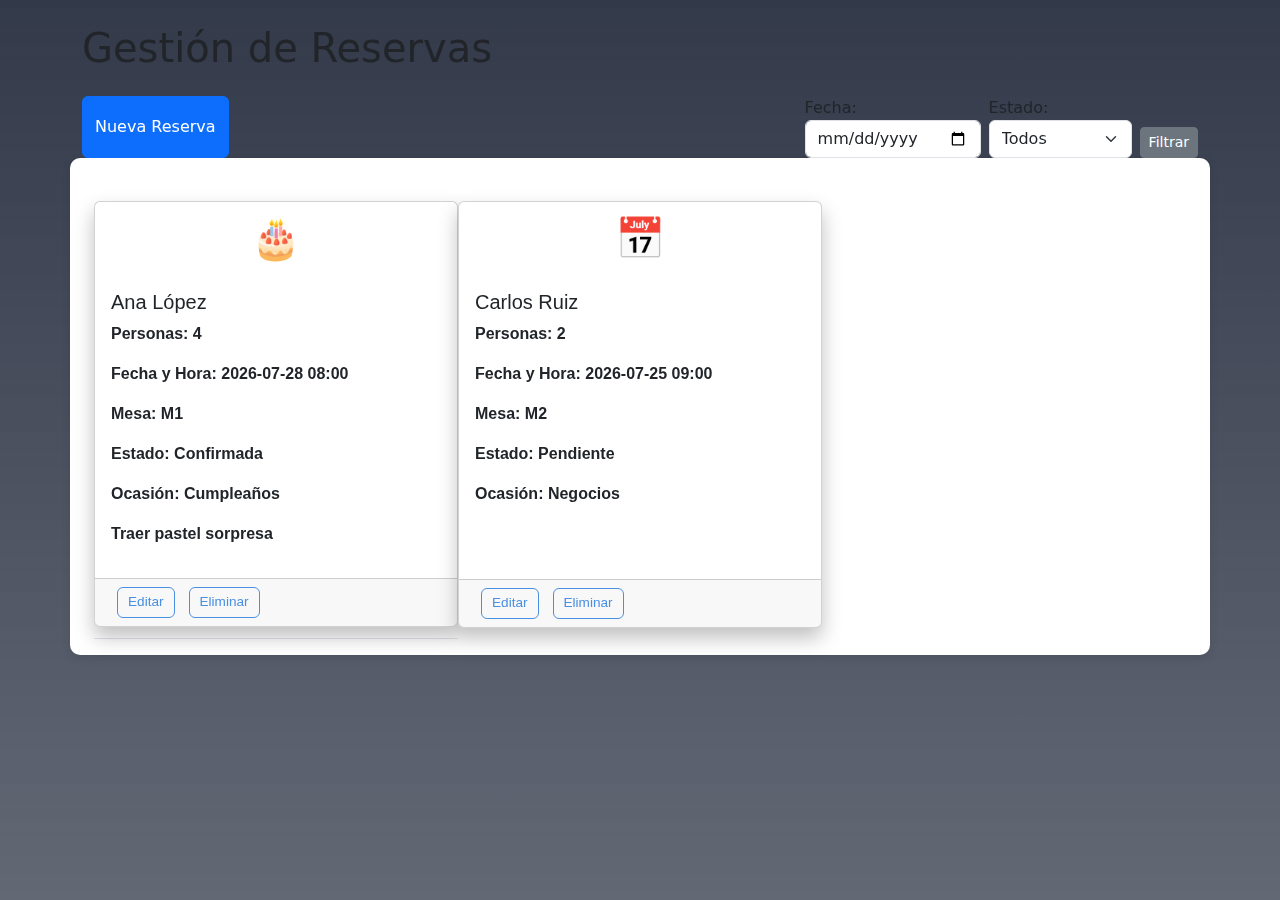
<file: restauran/index1.html>
<!DOCTYPE html>
<html lang="es" data-page="reservas">
<head>
  <meta charset="UTF-8" />
  <meta name="viewport" content="width=device-width, initial-scale=1" />
  <title>Gestión de Reservas</title>
  <link rel="stylesheet" href="style.css" >
  <link href="https://cdn.jsdelivr.net/npm/bootstrap@5.3.0/dist/css/bootstrap.min.css" rel="stylesheet" />
</head>
<body data-page="reservas" class="container py-4">

  <h1 class="mb-4">Gestión de Reservas</h1>

  <div id="alertArea" class="position-fixed top-0 end-0 p-3" style="z-index: 1055;"></div>

  <div class="d-flex justify-content-between mb-3 flex-wrap gap-2">
    <button id="btnNuevaReserva" class="btn btn-primary">Nueva Reserva</button>
    <form id="formFiltros" class="d-flex align-items-center gap-2 flex-wrap">
      <div>
        <label for="filtroFecha" class="form-label mb-0">Fecha:</label>
        <input type="date" id="filtroFecha" class="form-control" />
      </div>
      <div>
        <label for="filtroEstado" class="form-label mb-0">Estado:</label>
        <select id="filtroEstado" class="form-select">
          <option value="todos">Todos</option>
          <option value="Pendiente">Pendiente</option>
          <option value="Confirmada">Confirmada</option>
          <option value="Finalizada">Finalizada</option>
        </select>
      </div>
      <button type="submit" class="btn btn-secondary btn-sm align-self-end">Filtrar</button>
    </form>
  </div>

  <div id="gridReservas" class="row gy-3"></div>

  <!-- Modal Reserva -->
  <div class="modal fade" id="modalReserva" tabindex="-1" aria-labelledby="modalReservaLabel" aria-hidden="true">
    <div class="modal-dialog">
      <form id="formReserva" class="modal-content">
        <div class="modal-header">
          <h5 id="modalReservaLabel" class="modal-title">Nueva Reserva</h5>
          <button type="button" class="btn-close" data-bs-dismiss="modal" aria-label="Cerrar"></button>
        </div>
        <div class="modal-body">
          <input type="hidden" id="reservaIndex" />
          <div class="mb-3">
            <label for="nombreCliente" class="form-label">Nombre del Cliente</label>
            <input type="text" id="nombreCliente" class="form-control" required />
          </div>
          <div class="mb-3">
            <label for="numeroPersonas" class="form-label">Número de Personas</label>
            <input type="number" id="numeroPersonas" class="form-control" min="1" required />
          </div>
          <div class="mb-3">
            <label for="fechaReserva" class="form-label">Fecha de Reserva</label>
            <input type="date" id="fechaReserva" class="form-control" required />
          </div>
          <div class="mb-3">
            <label for="horaReserva" class="form-label">Hora de Reserva</label>
            <input type="time" id="horaReserva" class="form-control" min="08:00" max="20:00" required />
          </div>
          <div class="mb-3">
            <label for="idMesaAsignada" class="form-label">Mesa Asignada</label>
            <select id="idMesaAsignada" class="form-select" required></select>
          </div>
          <div class="mb-3">
            <label for="ocasionEspecial" class="form-label">Ocasión Especial</label>
            <select id="ocasionEspecial" class="form-select">
              <option>Ninguna</option>
              <option>Cumpleaños</option>
              <option>Aniversario</option>
              <option>Reunión de Negocios</option>
              <option>Cena Romántica</option>
              <option>Graduación</option>
              <option>Despedida</option>
              <option>Evento Especial</option>
            </select>
          </div>
          <div class="mb-3">
            <label for="notasAdicionales" class="form-label">Notas Adicionales</label>
            <textarea id="notasAdicionales" class="form-control" rows="2"></textarea>
          </div>
          <div class="mb-3">
            <label for="estadoReserva" class="form-label">Estado</label>
            <select id="estadoReserva" class="form-select" required>
              <option>Pendiente</option>
              <option>Confirmada</option>
              <option>Finalizada</option>
            </select>
          </div>
        </div>
        <div class="modal-footer">
          <button type="submit" class="btn btn-primary">Guardar</button>
          <button type="button" class="btn btn-secondary" data-bs-dismiss="modal">Cancelar</button>
        </div>
      </form>
    </div>
  </div>

  <script src="https://cdn.jsdelivr.net/npm/bootstrap@5.3.0/dist/js/bootstrap.bundle.min.js"></script>
  <script src="script.js"></script>
</body>
</html>
</file>
<file: calculadora/style.css>
/* ===== Estilo general ===== */
body {
    background-color: #dcdeec;
    font-family: 'Segoe UI', Tahoma, Geneva, Verdana, sans-serif;
    margin: 0;
    height: 100vh;
    display: flex;
    justify-content: center;
    align-items: center;
    box-sizing: border-box;
    padding: 10px;
}

/* ===== Caja principal ===== */
.calculadora {
    background-color: #f8f3f3;
    padding: 40px;
    border-radius: 16px;
    box-shadow: 0 15px 35px rgba(0, 0, 0, 0.1);
    text-align: center;
    width: 100%;
    max-width: 320px;
    box-sizing: border-box;
    transition: box-shadow 0.3s, padding 0.3s;
}

.calculadora:hover {
    box-shadow: 0 20px 45px rgba(114, 38, 38, 0.15);
}

/* ===== Resultado ===== */
#resultado {
    font-size: 2.4rem;
    margin-bottom: 20px;
    color: #444;
    font-weight: 600;
    transition: color 0.3s;
}

#resultado.error {
    color: #d33;
    font-weight: bold;
    font-size: 1.2rem;
}

/* ===== Inputs ===== */
input[type="number"] {
    width: 100%;
    padding: 10px;
    margin: 6px 0;
    border: 1.5px solid #ccc;
    border-radius: 10px;
    font-size: 1rem;
    background-color: #fafafa;
    color: #333;
    text-align: center;
    box-sizing: border-box;
    transition: border-color 0.3s;
}

input[type="number"]:focus {
    border-color: #999;
    outline: none;
}

/* ===== Radio buttons ===== */
.radios {
    margin: 15px 0;
    display: flex;
    flex-direction: column;
    align-items: flex-start;
    gap: 6px;
}

.radios label {
    font-size: 1rem;
    color: #555;
    display: flex;
    align-items: center;
    gap: 8px;
}

.radios input[type="radio"] {
    transform: scale(1.2);
    accent-color: #bfa890;
}

/* ===== Botón calcular ===== */
button {
    background-color: #d6bfa3;
    color: #fff;
    border: none;
    padding: 12px 18px;
    margin-top: 10px;
    border-radius: 10px;
    font-size: 1rem;
    font-weight: 500;
    cursor: pointer;
    transition: all 0.3s ease;
    box-shadow: 0 4px 10px rgba(0, 0, 0, 0.1);
    width: 100%;
}

button:hover {
    background-color: #bfa890;
    transform: scale(1.05);
    box-shadow: 0 0 12px rgba(214, 191, 163, 0.7);
}

button:active {
    transform: scale(0.96);
}

/* ===== Botón modo compacto ===== */
#modoCompactoToggle {
    position: absolute;
    top: 10px;
    right: 10px;
    padding: 8px 14px;
    font-size: 0.9rem;
    border-radius: 8px;
    background-color: #796b5c;
    color: white;
    border: none;
    cursor: pointer;
    transition: background-color 0.3s;
    z-index: 10;
}

#modoCompactoToggle:hover {
    background-color: #e9d3bc;
}

/* ===== Modo compacto ===== */
.calculadora.compacto {
    padding: 20px 15px;
    max-width: 260px;
}

.calculadora.compacto button {
    padding: 8px 12px;
    font-size: 0.9rem;
}

.calculadora.compacto input[type="number"] {
    padding: 8px;
    font-size: 0.9rem;
}

/* ===== Responsive (extra) ===== */
@media (max-width: 500px) {
    .calculadora {
        padding: 30px 20px;
    }

    .radios {
        align-items: stretch;
    }

    .radios label {
        font-size: 0.95rem;
    }
}
</file>
<file: restauran/style.css>
body {
  background-image: url('https://images.unsplash.com/photo-1504674900247-0877df9cc836?auto=format&fit=crop&w=1350&q=80');
  background-size: cover;
  background-position: center;
  background-repeat: no-repeat;
  background-attachment: fixed;
  background-color: #0f172a;
  color: #e5e7eb;
  position: relative;
  z-index: 0;
  font-family: Arial, sans-serif;
}

body::before {
  content: "";
  position: fixed;
  top: 0; left: 0; right: 0; bottom: 0;
  background: linear-gradient(rgba(15, 23, 42, 0.85), rgba(15, 23, 42, 0.65));
  z-index: -1;
}

/* resto igual */

.navbar {
  background: #111827;
}

.navbar .navbar-brand,
.navbar .nav-link {
  color: #e5e7eb !important;
}

.page-title {
  color: #e5e7eb;
}

.filter-wrap {
  background: #111827;
  border-radius: 1rem;
  padding: 1rem;
  box-shadow: 0 6px 16px rgba(0, 0, 0, 0.25);
}

.card {
  border: 0;
  border-radius: 1rem;
  box-shadow: 0 10px 20px rgba(0, 0, 0, 0.25);
  overflow: hidden;
  transition: transform 0.12s ease, background 0.25s ease;
  background: rgba(255, 255, 255, 0.1);
  color: #e5e7eb;
}

.card:hover, .card:focus-within {
  transform: translateY(-2px);
  background: rgba(255, 255, 255, 0.15);
  outline: none;
}

.alert-area {
  position: fixed;
  top: 80px;
  right: 20px;
  z-index: 1080;
  width: min(380px, 90vw);
}

.btn-ghost {
  background: transparent;
  border: 1px solid rgba(255, 255, 255, 0.15);
  color: #e5e7eb;
  transition: background-color 0.25s ease, color 0.25s ease, transform 0.15s ease;
}

.btn-ghost:hover, .btn-ghost:focus {
  background: rgba(255, 255, 255, 0.06);
  transform: scale(1.05);
  outline: none;
}

/* Estados de mesas */
.state-disponible {
  background: #16a34a;
  color: #fff;
}

.state-ocupada {
  background: #2563eb;
  color: #fff;
}

.state-deshabilitada {
  background: #000;
  color: #fff;
}

/* Estados de reservas */
.state-pendiente {
  background: transparent;
  color: #f59e0b;
}

.state-confirmada {
  background: transparent;
  color: #10b981;
}

.state-cancelada {
  background: transparent;
  color: #ef4444;
}

.state-finalizada {
  background: transparent;
  color: #2563eb;
}

.state-noshow {
  background: transparent;
  color: #6b7280;
}

.img-ocasion {
  height: 140px;
  object-fit: cover;
  width: 100%;
  border-radius: 8px;
  transition: transform 0.3s ease;
}

.img-ocasion:hover, .img-ocasion:focus {
  transform: scale(1.05);
  outline: none;
}

.text-light-weak {
  color: #cbd5e1;
}

/* Fade-out para alertas */
.alert {
  transition: opacity 0.3s ease;
}

.fade-out {
  opacity: 0 !important;
}

/* Cursor pointer en botones */
button {
  cursor: pointer;
  transition: background-color 0.25s ease, color 0.25s ease, transform 0.15s ease;
}

button:hover, button:focus {
  transform: scale(1.05);
  outline: none;
}

/* Contenedor principal de reservas */
#gridReservas {
  background: #fff;
  border-radius: 10px;
  padding: 1rem 1.5rem;
  box-shadow: 0 3px 10px rgba(0,0,0,0.1);
  font-family: 'Segoe UI', Tahoma, Geneva, Verdana, sans-serif;
  color: #333;
}

/* Estructura tipo tabla */
#gridReservas > div {
  display: flex;
  align-items: center;
  padding: 0.7rem 0;
  border-bottom: 1px solid #e1e4ea;
  gap: 1rem;
}

/* Último elemento sin borde */
#gridReservas > div:last-child {
  border-bottom: none;
}

/* Columnas */
#gridReservas > div > div {
  flex: 1;
  white-space: nowrap;
  overflow: hidden;
  text-overflow: ellipsis;
}

/* Ajustar la primera columna (nombre cliente) */
#gridReservas > div > div:nth-child(1) {
  flex: 2;
  font-weight: 600;
}

/* Columna de imagen */
.img-ocasion {
  width: 120px;
  height: 60px;
  border-radius: 6px;
  object-fit: cover;
  flex-shrink: 0;
}

/* Botones de operación */
#gridReservas button {
  background: none;
  border: 1.5px solid #4a90e2;
  color: #4a90e2;
  padding: 4px 10px;
  font-size: 0.85rem;
  border-radius: 6px;
  margin-left: 6px;
  cursor: pointer;
  transition: background-color 0.25s ease, color 0.25s ease, transform 0.15s ease;
}

#gridReservas button:hover, #gridReservas button:focus {
  background-color: #4a90e2;
  color: white;
  transform: scale(1.05);
  outline: none;
}

/* Contenedor botones alineados */
#gridReservas > div > div.operate {
  display: flex;
  justify-content: flex-start;
  gap: 8px;
  flex: 1.8;
}

/* Encabezados (puedes agregar un div separado para títulos) */
#gridReservas > div.header {
  font-weight: 700;
  border-bottom: 2px solid #4a90e2;
  color: #4a90e2;
  background: #f8faff;
  user-select: none;
}

.emoji-ocasion {
  font-size: 3rem;
  line-height: 1;
}
/* Estilos personalizados para el botón “Pagar” */
.btn-pagar-custom {
  background-color: #007bff !important;
  color: #fff !important;
  border-color: #007bff !important;
}

.btn-pagar-custom:hover,
.btn-pagar-custom:focus,
.btn-pagar-custom:active {
  background-color: #0056b3 !important;
  border-color: #0056b3 !important;
}


/* Para que el layout sea limpio en móvil */
@media (max-width: 720px) {
  #gridReservas > div {
    flex-wrap: wrap;
    padding: 0.6rem 0.4rem;
  }
  #gridReservas > div > div {
    flex: 100%;
    white-space: normal;
  }
  .img-ocasion {
    width: 100%;
    height: 120px;
    margin-bottom: 8px;
  }
  #gridReservas button {
    margin-left: 0;
    margin-top: 6px;
  }
  #gridReservas > div > div.operate {
    justify-content: flex-start;
  }
}
</file>
<file: curriculo/curriculo-main/styles.css>
body {
  margin: 0;
  font-family: Arial, sans-serif;
  background: #f4f4f4;
}

.contenedor {
  display: grid;
  grid-template-columns: 40% 60%;
  grid-template-rows: auto 1fr auto;
  width: 80%;
  margin: auto;
  background: white;
  box-shadow: 0 0 10px rgba(0,0,0,0.1);
}

.barrasuperior {
  grid-column: 1 / span 2;
  display: flex;
  flex-direction: row;
  background: linear-gradient(to right, #465a63, #7d9fd2);
  color: white;
  padding: 20px;
  align-items: center;
  border-bottom: 8px solid #7d9fd2;
}

.profile {
  display: flex;
  align-items: center;
  gap: 20px;
}

.profile img {
  width: 80px;
  border-radius: 50%;
  border: 3px solid white;
}

.aboutme {
  margin-left: auto;
  width: 50%;
}

.barraizquierda, .barraderecha {
  padding: 20px;
}

.barraizquierda {
  background-color: #f0f0f0;
}

.barraderecha {
  background-color: white;
}

.skill, .language {
  margin: 10px 0;
}

.bar {
  height: 8px;
  background: #ccc;
  border-radius: 4px;
  margin-top: 4px;
  position: relative;
}

.bar.orange::before, .bar.green::before, .bar.blue::before {
  content: "";
  position: absolute;
  top: 0;
  left: 0;
  height: 100%;
  border-radius: 4px;
}

.bar.orange::before {
  width: 100%;
  background: #f4a261;
}

.bar.green::before {
  width: 100%;
  background: #2a9d8f;
}

.bar.blue::before {
  width: 100%;
  background: #457b9d;
}

.bar.orange, .bar.green, .bar.blue {
  overflow: hidden;
}

.experience, .education {
  margin-bottom: 15px;
}

ul {
  padding-left: 20px;
}

.barrainferior {
  grid-column: 1 / span 2;
  background-color: #384b52;
  color: white;
  text-align: center;
  padding: 10px;
  border-top: 8px solid #7d9fd2;
}
</file>
<file: quien-soy/quien--soy-main/styles.css>
body {
    margin: 0;
    padding: 0;
    font-family: Arial, sans-serif;
}

.barra {
    background-color: #363941;
    color: white;
    padding-bottom: 5px;
    display: flex;
    justify-content: space-around;
    align-items: center;
    position: fixed;
    top: 0;
    width: 100%;
    z-index: 1000;
    box-sizing: border-box;
}

.id {
    font-size: 15px;
    font-weight: 400;
    display: flex;
    align-items: center;
    justify-content: center;
    font-family: Arial, Helvetica, sans-serif;
    color: gray;
}

.id strong {
    color: white;
    font-weight: 700;
}

.menu {
    display: flex;
    gap: 15px;
    font-size: 14px;
    color: #a0a0a0;
}

.inicio {
    display: flex;
    gap: 15px;
    font-size: 14px;
    color: white;
}

.item-menu {
    cursor: default;
}

.quien-soy {
    display: flex;
    padding: 20px 20px;
    align-items: center;
    justify-content: center;
    flex-wrap: wrap;
    margin-top: 12vh;
    text-align: center;
}

.imagen img {
    min-width: 300px;
}

.texto {
    max-width: 700px;
    font-size: 15px;
    color: #555;
    margin-bottom: 15px;
  padding: 20px;
}

.titulo {
    color: #e67e22;
    font-size: 60px;
    font-weight: bold;
    margin-bottom: 10px;
}

.descripcion {
    font-size: 25px;
    width: 110%;

}

.boton {
    margin-top: 20px;
    padding: 10px 20px;
    background-color: #ff5722;
    color: white;
    text-decoration: none;
    border: none;
    border-radius: 5px;
    cursor: pointer;
    transition: background-color 0.3s, transform 0.3s;
}
.boton {
    display: inline-block;
    margin-top: 15px;
    padding: 10px 15px;
    background-color: #ff5722;
    color: white;
    text-decoration: none;
    border-radius: 5px;
    transition: background-color 0.3s, transform 0.3s;
}

.boton:hover {
    background-color: #e64a19;
    transform: scale(1.1);
}

.seccion-final {
    background-color: #ff5722;
    color: white;
    text-align: center;
    padding: 100px 10px 20px;
    box-sizing: border-box;
}

.imagen-final img {
    width: 300px;
    height: 250px;
    border-radius: 50%;
    border: 5px solid white;
    margin-top: -75px;
}

.texto-final {
    padding: 10px;
    margin: 0 auto;
    font-size: 8vh;
}

.cita {
    width: 83%;
    font-family: 'Gill Sans', 'Gill Sans MT', Calibri, 'Trebuchet MS', sans-serif;
    margin: 20px auto 0;
    font-size: 21px;
    text-align: center;
}

.cita p {
    width: 100%;
    margin: 10px;
    text-align: center;
    font-size: 3.2vh;
    font-family: 'Gill Sans', 'Gill Sans MT', Calibri, 'Trebuchet MS', sans-serif;
}

.autor {
    margin-top: 17px;
    text-align: center;
    font-style: italic;
}

.proyectos {
    padding: 25px;
    background-color: white;
    text-align: center;
    box-sizing: border-box;
}

.proyectos h2 {
    font-size: 40px;
    margin-bottom: 20px;
}
.contenedor {
    display: grid;
    grid-template-columns: repeat(4, 1fr);
    gap: 20px;
}

.tarjeta {
    background-color: white;
    border-radius: 8px;
    box-shadow: 0 4px 10px rgba(0, 0, 0, 0.1);
    border: 1px solid #ccc;

    box-sizing: border-box;
    transition: transform 0.3s;
}

.tarjeta:hover {
    transform: translateY(-5px);
}
.tarjeta img {
    width: 100%;
    border-radius: px;
}

.tarjeta h3 {
    margin: 15px 0 10px;
}

.tarjeta p {
    font-size: 14px;
    color: #555;
}

footer {
    margin-top: 10px ;
    background-color: #515050;
    padding: 10px ;
    color: white; 
      box-sizing: border-box;
    display: flex;
   justify-content: end;
  width: 100%;
  }
  
  footer p {
      margin: 10px;
      font-size: 20px;
     padding: 5px;
  }

.boton {
    display: inline-block;
    margin-top: 15px;
    padding: 10px 15px;
    background-color: #ff5722;
    color: white;
    text-decoration: none;
    border-radius: 5px;
    transition: background-color 0.3s, transform 0.3s;
}

.boton:hover {
    background-color: #e64a19;
    transform: scale(1.1);
}


@media (max-width: 1024px) {
    .contenedor {
        grid-template-columns: repeat(4, 1fr);
    }
}

@media (max-width: 600px) {
    .contenedor {
        grid-template-columns: 1fr;
    }
 

    .titulo {
        font-size: 36px;
    }

    .descripcion {
        font-size: 16px;
    }
</file>
<file: proyecto.mesas/style.css>
/* ==== Colores de estado para mesas ==== */
.state-disponible {
  background-color: #28a745 !important; /* verde */
  color: #fff !important;
}
.state-ocupada {
  background-color: #0d6efd !important; /* azul */
  color: #fff !important;
}
.state-deshabilitada {
  background-color: #6c757d !important; /* gris profesional */
  color: #fff !important;
}

/* ==== Ajuste visual de las cards de mesa ==== */
#gridMesas .card {
  border-radius: 14px;
  box-shadow: 0 6px 14px rgba(0, 0, 0, 0.1);
  transition: transform 0.2s ease, box-shadow 0.2s ease;
  min-height: 140px;
  display: flex;
  flex-direction: column;
  justify-content: center;
  text-align: center;
}
#gridMesas .card:hover {
  
  transform: translateY(-5px);
  box-shadow: 0 8px 18px rgba(0, 0, 0, 0.15);
}

/* Para que el texto secundario se vea bien en fondos oscuros */
.text-light-weak {
  color: rgba(255, 255, 255, 0.85);
}

/* ==== Fondo general elegante ==== */
/* ==== Fondo general elegante ==== */
body {
  background-color: #83bbbc; /* gris muy claro, limpio y moderno */
  font-family: "Segoe UI", Tahoma, Geneva, Verdana, sans-serif;
  min-height: 100vh;
}


/* ==== Títulos ==== */
h1, .card-title {
  font-weight: 600;
  color: #212529;
}

/* ==== Tablas ==== */
.table th {
  font-weight: 600;
  text-align: center;
}
.table td {
  vertical-align: middle;
}
.table td button {
  margin-right: 4px;
}

/* ==== Validaciones ==== */
.is-invalid {
  border-color: #dc3545 !important;
  box-shadow: 0 0 4px rgba(220, 53, 69, 0.3);
}
.invalid-feedback {
  font-size: 0.875rem;
  color: #dc3545;
  font-weight: 500;
  margin-top: 4px;
  animation: fadeIn 0.3s ease-in-out;
}
@keyframes fadeIn {
  from { opacity: 0; transform: translateY(-3px); }
  to { opacity: 1; transform: translateY(0); }
}
select.is-invalid {
  background-image: none !important;
  padding-right: .75rem !important;
}
.is-valid {
  border-color: #28a745 !important;
  box-shadow: 0 0 0 0.2rem rgba(40, 167, 69, 0.25);
}

/* ==== Alertas flotantes ==== */
#alertContainer {
  position: fixed;
  top: 1rem;
  right: 1rem;
  z-index: 1080;
  max-width: 350px;
}

/* ==== Responsividad ==== */
@media (max-width: 768px) {
  #gridMesas .card {
    min-height: 120px;
    font-size: 0.9rem;
  }
  h1 {
    font-size: 1.5rem;
  }
  .table {
    font-size: 0.85rem;
  }
}
</file>
